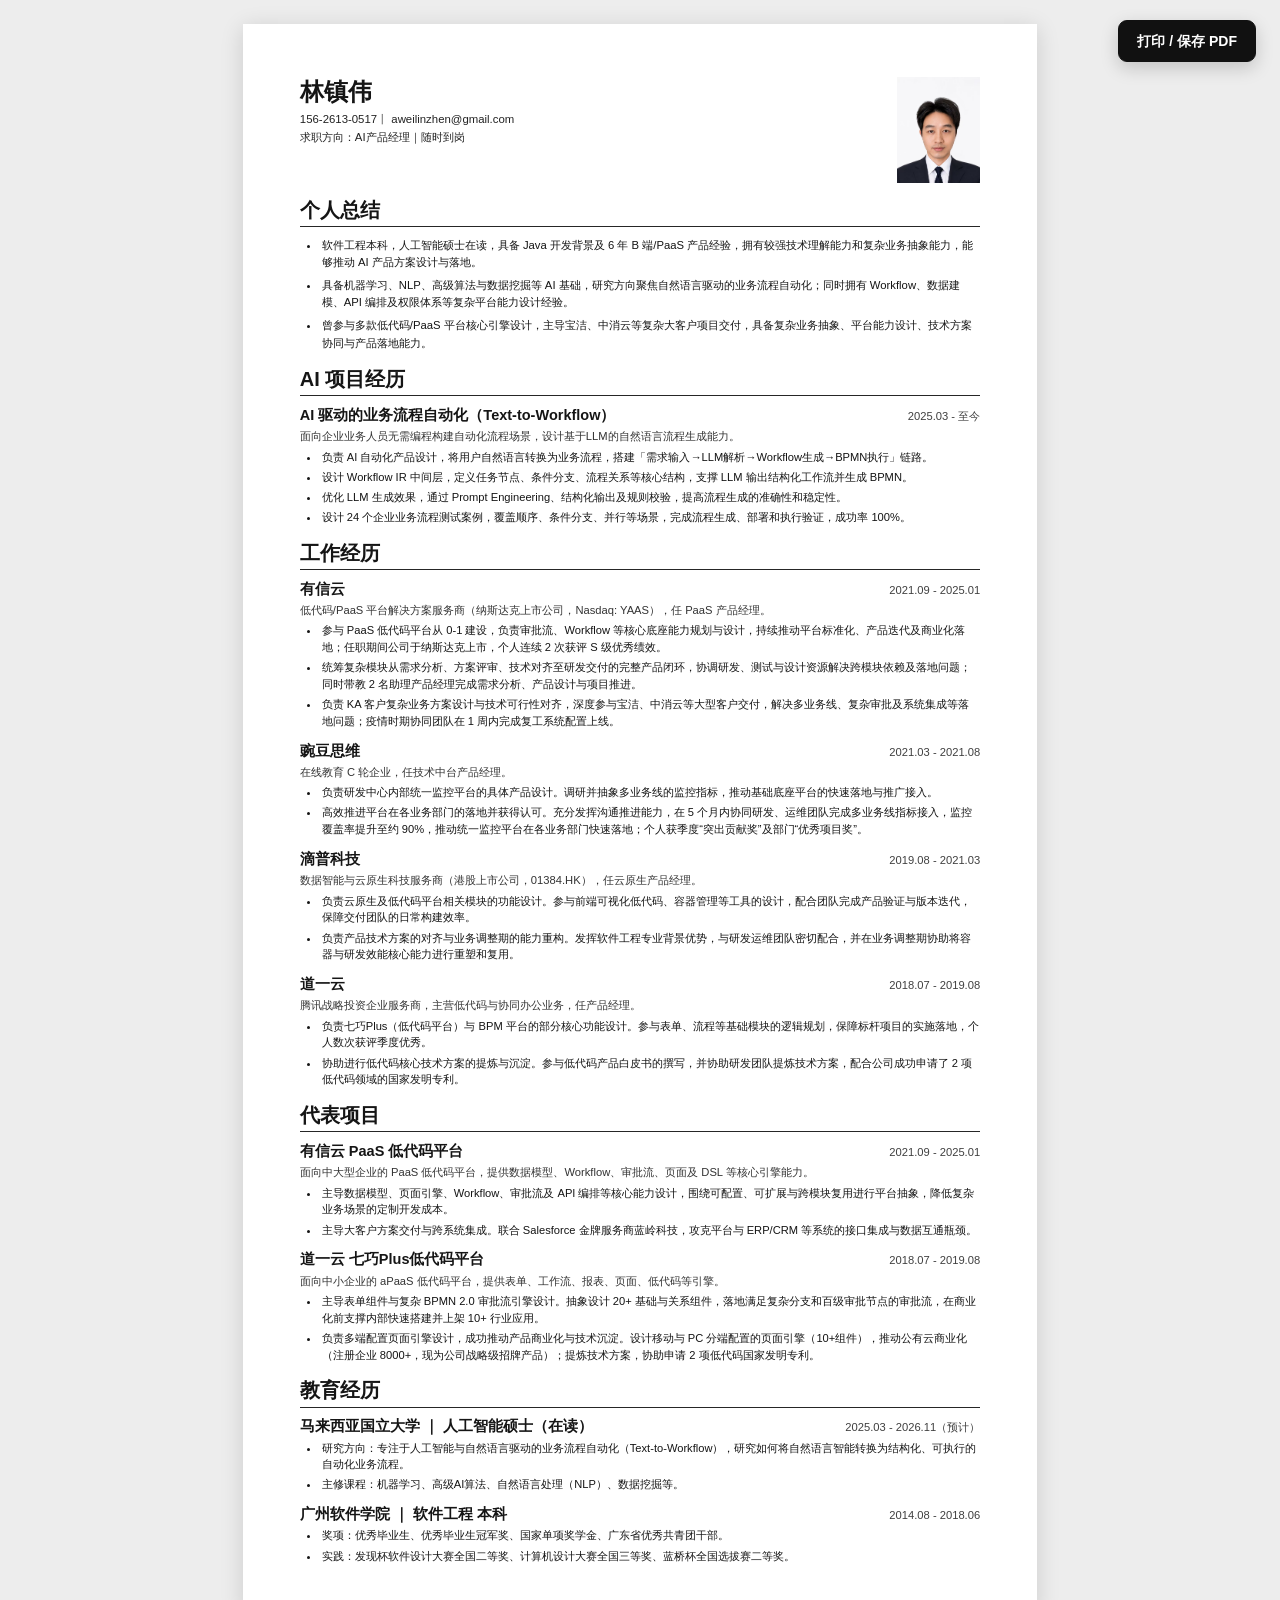
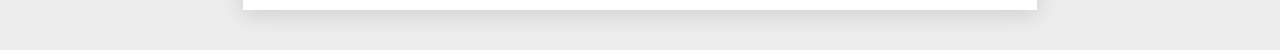
<file: index.html>
<!doctype html>
<html lang="zh-CN">
<head>
  <meta charset="UTF-8" />
  <meta
    name="viewport"
    content="width=device-width, initial-scale=1.0"
  />
  <meta
    name="description"
    content="林镇伟 - AI产品经理个人简历"
  />

  <title>林镇伟｜AI产品经理简历</title>

  <link
    rel="icon"
    type="image/png"
    sizes="32x32"
    href="assets/favicon-lz-32.png"
  />

  <link
    rel="stylesheet"
    href="style.css?v=20260721-ai-project-v2"
  />

  <script
    defer
    src="resume-data.js?v=20260721-ai-project-v2"
  ></script>

  <!--
    更新版本号，避免 GitHub Pages / Chrome
    继续读取旧的 app.js
  -->
  <script
    defer
    src="app.js?v=20260721-print-spacious-v6"
  ></script>
</head>

<body>

  <div
    class="page-actions"
    aria-label="简历操作"
  >
    <button
      id="printButton"
      class="action-button print-button"
      type="button"
      aria-label="打印简历"
    >
      打印 / 保存 PDF
    </button>
  </div>

  <main
    id="resume"
    class="resume"
    aria-label="林镇伟 AI 产品经理简历"
  ></main>

</body>
</html>
</file>
<file: style.css>
:root {
  color-scheme: light;

  --paper-width: 210mm;

  --paper-bg: #ffffff;
  --canvas-bg: #ededed;

  --text: #151515;
  --muted: #3f3f3f;
  --line: #262626;
}

/* =========================
   基础
========================= */

*,
*::before,
*::after {
  box-sizing: border-box;
}

html,
body {
  margin: 0;
  min-height: 100%;
}

body {
  background: var(--canvas-bg);
  color: var(--text);

  font-family:
    "PingFang SC",
    "Microsoft YaHei",
    "Noto Sans CJK SC",
    Arial,
    sans-serif;

  -webkit-font-smoothing: antialiased;
  -moz-osx-font-smoothing: grayscale;
}

/* =========================
   PC：连续长页
========================= */

.resume {
  width: min(
    var(--paper-width),
    calc(100vw - 32px)
  );

  margin: 24px auto 40px;
  padding: 0;

  background: var(--paper-bg);

  box-shadow:
    0 4px 22px
    rgb(0 0 0 / 14%);
}

.resume-page {
  width: 100%;
  height: auto;
  min-height: 0;

  padding:
    14mm
    15mm
    12mm;

  overflow: visible;

  background: var(--paper-bg);
}

/*
  PC 端视觉上合并成一张长页。
*/

.page-one {
  padding-bottom: 0;
}

.page-two {
  padding-top: 3.2mm;
}

/* =========================
   顶部个人信息
========================= */

.profile-header {
  min-height: 31mm;

  display: flex;
  align-items: flex-start;
  justify-content: space-between;

  gap: 18px;

  margin-bottom: 1.5mm;
}

.profile-main {
  min-width: 0;

  padding-top: 0.5mm;
}

.profile-main h1 {
  margin: 0 0 1.6mm;

  font-size: 24px;
  line-height: 1.1;

  font-weight: 700;

  letter-spacing: 0.01em;
}

/* =========================
   联系方式 / 状态
========================= */

.contact-line,
.status-line {
  display: flex;
  flex-wrap: wrap;
  align-items: center;

  margin: 0;

  font-size: 11.4px;
  line-height: 1.55;

  color: #222;
}

/*
  从第二个字段开始添加分隔符。
*/

.contact-line span + span::before,
.status-line span + span::before {
  content: " 丨 ";
  color: #555;
}

/* =========================
   头像
========================= */

.profile-photo {
  width: 22mm;
  height: 28mm;

  object-fit: cover;
  object-position: center 20%;

  flex: 0 0 auto;
}

/* =========================
   模块
========================= */

.resume-section + .resume-section {
  margin-top: 4.5mm;
}

.section-title {
  margin: 0 0 2.6mm;

  padding: 0 0 1.4mm;

  border-bottom:
    1.6px solid
    var(--line);

  font-size: 20px;
  line-height: 1.05;

  font-weight: 700;
}

/* =========================
   列表
========================= */

.bullet-list {
  margin: 0;

  padding-left: 5.3mm;

  font-size: 11.3px;
  line-height: 1.55;
}

.bullet-list li {
  margin: 0 0 1.35mm;

  padding-left: 0.5mm;
}

.bullet-list li:last-child {
  margin-bottom: 0;
}

/* =========================
   工作 / 项目 / 教育经历
========================= */

.entry {
  margin: 0 0 3.2mm;
}

.entry:last-child {
  margin-bottom: 0;
}

.entry-heading {
  display: grid;

  grid-template-columns:
    minmax(0, 1fr)
    auto;

  align-items: baseline;

  gap: 10mm;

  margin-bottom: 0.7mm;
}

.entry-heading h3 {
  margin: 0;

  font-size: 14.5px;
  line-height: 1.35;

  font-weight: 700;
}

.entry-heading time {
  white-space: nowrap;

  font-size: 11.2px;
  line-height: 1.35;

  color: var(--muted);
}

.entry-subtitle {
  margin: 0 0 1.1mm;

  font-size: 11.2px;
  line-height: 1.45;

  color: #333;
}

.entry .bullet-list {
  font-size: 11.15px;
  line-height: 1.5;
}

.entry .bullet-list li {
  margin-bottom: 0.9mm;
}

.entry .bullet-list li:last-child {
  margin-bottom: 0;
}

/* =========================================================
   PC 操作按钮
========================================================= */

.page-actions {
  position: fixed;

  top: 20px;
  right: 24px;

  z-index: 30;

  display: flex;
  align-items: center;

  gap: 10px;
}

.action-button {
  height: 42px;

  display: inline-flex;
  align-items: center;
  justify-content: center;

  padding: 0 18px;

  border-radius: 9px;

  font:
    600
    14px / 1
    "PingFang SC",
    "Microsoft YaHei",
    Arial,
    sans-serif;

  text-decoration: none;

  cursor: pointer;
  user-select: none;

  transition:
    background-color 0.15s ease,
    border-color 0.15s ease,
    color 0.15s ease,
    transform 0.15s ease;
}


/* 打印 */

.print-button {
  border: 1px solid #111111;

  background: #111111;
  color: #ffffff;

  box-shadow:
    0 6px 18px
    rgb(0 0 0 / 18%);
}

.print-button:hover {
  background: #2b2b2b;
  border-color: #2b2b2b;
}

.print-button:disabled {
  opacity: 0.65;
  cursor: wait;
}

.action-button:active {
  transform: translateY(1px);
}

/* =========================
   手机端
========================= */

@media screen and (max-width: 720px) {

  .resume {
    width: calc(100vw - 16px);

    margin: 12px auto 24px;

    box-shadow:
      0 2px 14px
      rgb(0 0 0 / 12%);
  }

  .resume-page {
    padding:
      7vw
      6.2vw;
  }

  .page-one {
    padding-bottom: 0;
  }

  .page-two {
    padding-top: 3.2vw;
  }

  .page-actions {
    display: none;
  }

  .profile-header {
    min-height: 0;
  }

  .profile-photo {
    width: 18vw;
    height: 23vw;

    max-width: 82px;
    max-height: 105px;
  }

  .profile-main h1 {
    font-size:
      clamp(
        20px,
        5.5vw,
        24px
      );
  }

  .section-title {
    font-size:
      clamp(
        17px,
        4.7vw,
        20px
      );
  }

  .entry-heading {
    gap: 8px;
  }

  .entry-heading h3 {
    font-size:
      clamp(
        12px,
        3.5vw,
        14.5px
      );
  }

  .entry-heading time,
  .entry-subtitle,
  .bullet-list,
  .entry .bullet-list,
  .contact-line,
  .status-line {
    font-size:
      clamp(
        9px,
        2.65vw,
        11.3px
      );
  }
}

/*
  不再使用当前页面本身的 @media print 去承担打印。

  app.js 会创建一个完全独立的打印 iframe，
  里面有专用 A4 CSS。

  这样可以避开 Chrome 当前页打印时
  “只有横线、圆点、头像，正文为空白”的渲染异常。
*/

@media print {
  .page-actions {
    display: none !important;
  }
}


/* =========================================================
   PC 连续长页：隐藏“工作经历（续）”标题
========================================================= */

@media screen {
  .screen-only-hidden-title {
    display: none;
  }

  .continuation-section {
    margin-top: 0 !important;
  }
}
</file>
